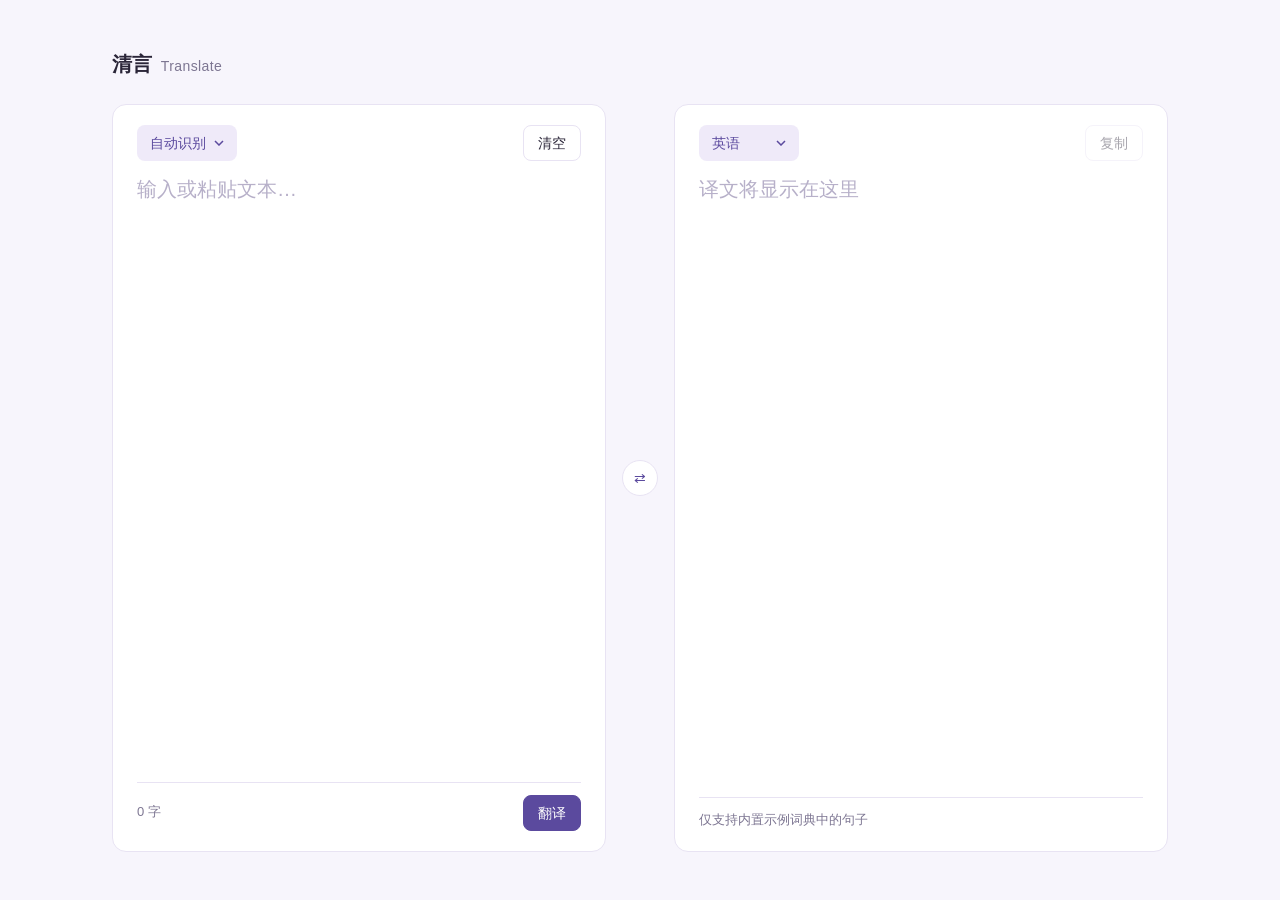
<file: translation实战/index.html>
<!DOCTYPE html>
<html lang="en">

<head>
    <meta charset="UTF-8">
    <meta name="viewport" content="width=device-width, initial-scale=1.0">
    <title>Document</title>
    <link rel="stylesheet" href="./style.css">
</head>

<body>
    <div class="wrap">
        <header>
            <div class="brand">清言<span>Translate</span></div>
            <div class="hint" id="status"></div>
        </header>

        <main class="grid">
            <section class="panel" aria-label="原文">
                <div class="panel-head">
                    <label class="sr-only" for="srcLang">原文语言</label>
                    <select id="srcLang">
                        <option value="auto">自动识别</option>
                        <option value="中文">中文</option>
                        <option value="英语">英语</option>
                        <option value="日语">日本語</option>
                        <option value="韩语">韩语</option>
                        <option value="西班牙语">西班牙语</option>
                        <option value="法语">法语</option>
                        <option value="德语">德语</option>
                    </select>
                    <button type="button" id="clearBtn">清空</button>
                </div>
                <label class="sr-only" for="input">输入要翻译的内容</label>
                <textarea id="input" placeholder="输入或粘贴文本…"></textarea>
                <div class="panel-foot">
                    <span id="count">0 字</span>
                    <button type="button" class="primary" id="translateBtn">翻译</button>
                </div>
            </section>

            <button type="button" class="swap" id="swapBtn" aria-label="交换语言">⇄</button>

            <section class="panel" aria-label="译文">
                <div class="panel-head">
                    <label class="sr-only" for="tgtLang">译文语言</label>
                    <select id="tgtLang">
                        <option value="英语">英语</option>
                        <option value="中文">中文</option>
                        <option value="日语">日本語</option>
                        <option value="韩语">韩语</option>
                        <option value="西班牙语">西班牙语</option>
                        <option value="法语">法语</option>
                        <option value="德语">德语</option>
                    </select>
                    <button type="button" id="copyBtn" disabled>复制</button>
                </div>
                <div id="output" class="empty" aria-live="polite">译文将显示在这里</div>
                <div class="panel-foot">
                    <span id="note">仅支持内置示例词典中的句子</span>
                </div>
            </section>
        </main>

    </div>

    <script src="./index.js"></script>
</body>

</html>
</file>
<file: translation实战/style.css>
:root {
    --bg: #f7f5fc;
    --panel: #ffffff;
    --line: #e8e3f3;
    --text: #2a2538;
    --muted: #7d7692;
    --accent: #5b4a9e;
    --accent-soft: #efeaf9;
    --radius: 14px;
    --space: 24px;
}

* {
    box-sizing: border-box;
}

html,
body {
    margin: 0;
    height: 100%;
}

body {
    background: var(--bg);
    color: var(--text);
    font-family: -apple-system, BlinkMacSystemFont, "PingFang SC", "Helvetica Neue", sans-serif;
    font-size: 16px;
    line-height: 1.6;
}

.wrap {
    max-width: 1120px;
    margin: 0 auto;
    padding: 48px 32px;
    min-height: 100%;
    display: flex;
    flex-direction: column;
    gap: var(--space);
}

header {
    display: flex;
    align-items: baseline;
    justify-content: space-between;
}

.brand {
    font-size: 20px;
    font-weight: 600;
    letter-spacing: 0.02em;
}

.brand span {
    color: var(--muted);
    font-weight: 400;
    margin-left: 8px;
    font-size: 14px;
}

.grid {
    display: grid;
    grid-template-columns: minmax(0, 1fr) auto minmax(0, 1fr);
    gap: 16px;
    align-items: stretch;
    flex: 1;
}

.panel {
    background: var(--panel);
    border: 1px solid var(--line);
    border-radius: var(--radius);
    padding: 20px 24px;
    display: flex;
    flex-direction: column;
    gap: 12px;
    min-height: 360px;
}

.panel-head {
    display: flex;
    align-items: center;
    justify-content: space-between;
    gap: 12px;
}

select {
    appearance: none;
    -webkit-appearance: none;
    background: var(--accent-soft) url("data:image/svg+xml,%3Csvg xmlns='http://www.w3.org/2000/svg' width='10' height='6'%3E%3Cpath d='M1 1l4 4 4-4' stroke='%235b4a9e' fill='none' stroke-width='1.5'/%3E%3C/svg%3E") no-repeat right 12px center;
    border: 1px solid transparent;
    border-radius: 8px;
    padding: 6px 30px 6px 12px;
    font: inherit;
    font-size: 14px;
    color: var(--accent);
    cursor: pointer;
}

select:focus-visible,
button:focus-visible {
    outline: 2px solid var(--accent);
    outline-offset: 2px;
}

textarea:focus,
textarea:focus-visible {
    outline: none;
}

textarea {
    flex: 1;
    width: 100%;
    border: none;
    resize: none;
    background: transparent;
    font: inherit;
    font-size: 20px;
    line-height: 1.6;
    color: var(--text);
    padding: 0;
    min-height: 240px;
}

textarea::placeholder {
    color: #b7b0c9;
}

#output {
    flex: 1;
    font-size: 20px;
    line-height: 1.6;
    white-space: pre-wrap;
    min-height: 240px;
    color: var(--text);
}

#output.empty {
    color: #b7b0c9;
}

.panel-foot {
    display: flex;
    align-items: center;
    justify-content: space-between;
    gap: 12px;
    font-size: 13px;
    color: var(--muted);
    border-top: 1px solid var(--line);
    padding-top: 12px;
}

button {
    font: inherit;
    font-size: 14px;
    cursor: pointer;
    border-radius: 8px;
    border: 1px solid var(--line);
    background: var(--panel);
    color: var(--text);
    padding: 6px 14px;
}

button.primary {
    background: var(--accent);
    border-color: var(--accent);
    color: #fff;
}

button:disabled {
    opacity: 0.4;
    cursor: not-allowed;
}

.swap {
    align-self: center;
    width: 36px;
    height: 36px;
    border-radius: 50%;
    padding: 0;
    display: grid;
    place-items: center;
    color: var(--accent);
}

.hint {
    font-size: 13px;
    color: var(--muted);
}

.sr-only {
    position: absolute;
    width: 1px;
    height: 1px;
    overflow: hidden;
    clip: rect(0 0 0 0);
}

@media (max-width: 768px) {
    .wrap {
        padding: 32px 20px;
    }

    .grid {
        grid-template-columns: 1fr;
    }

    .swap {
        justify-self: center;
        transform: rotate(90deg);
    }
}

@media (prefers-reduced-motion: reduce) {
    * {
        transition: none !important;
        animation: none !important;
    }
}
</file>
